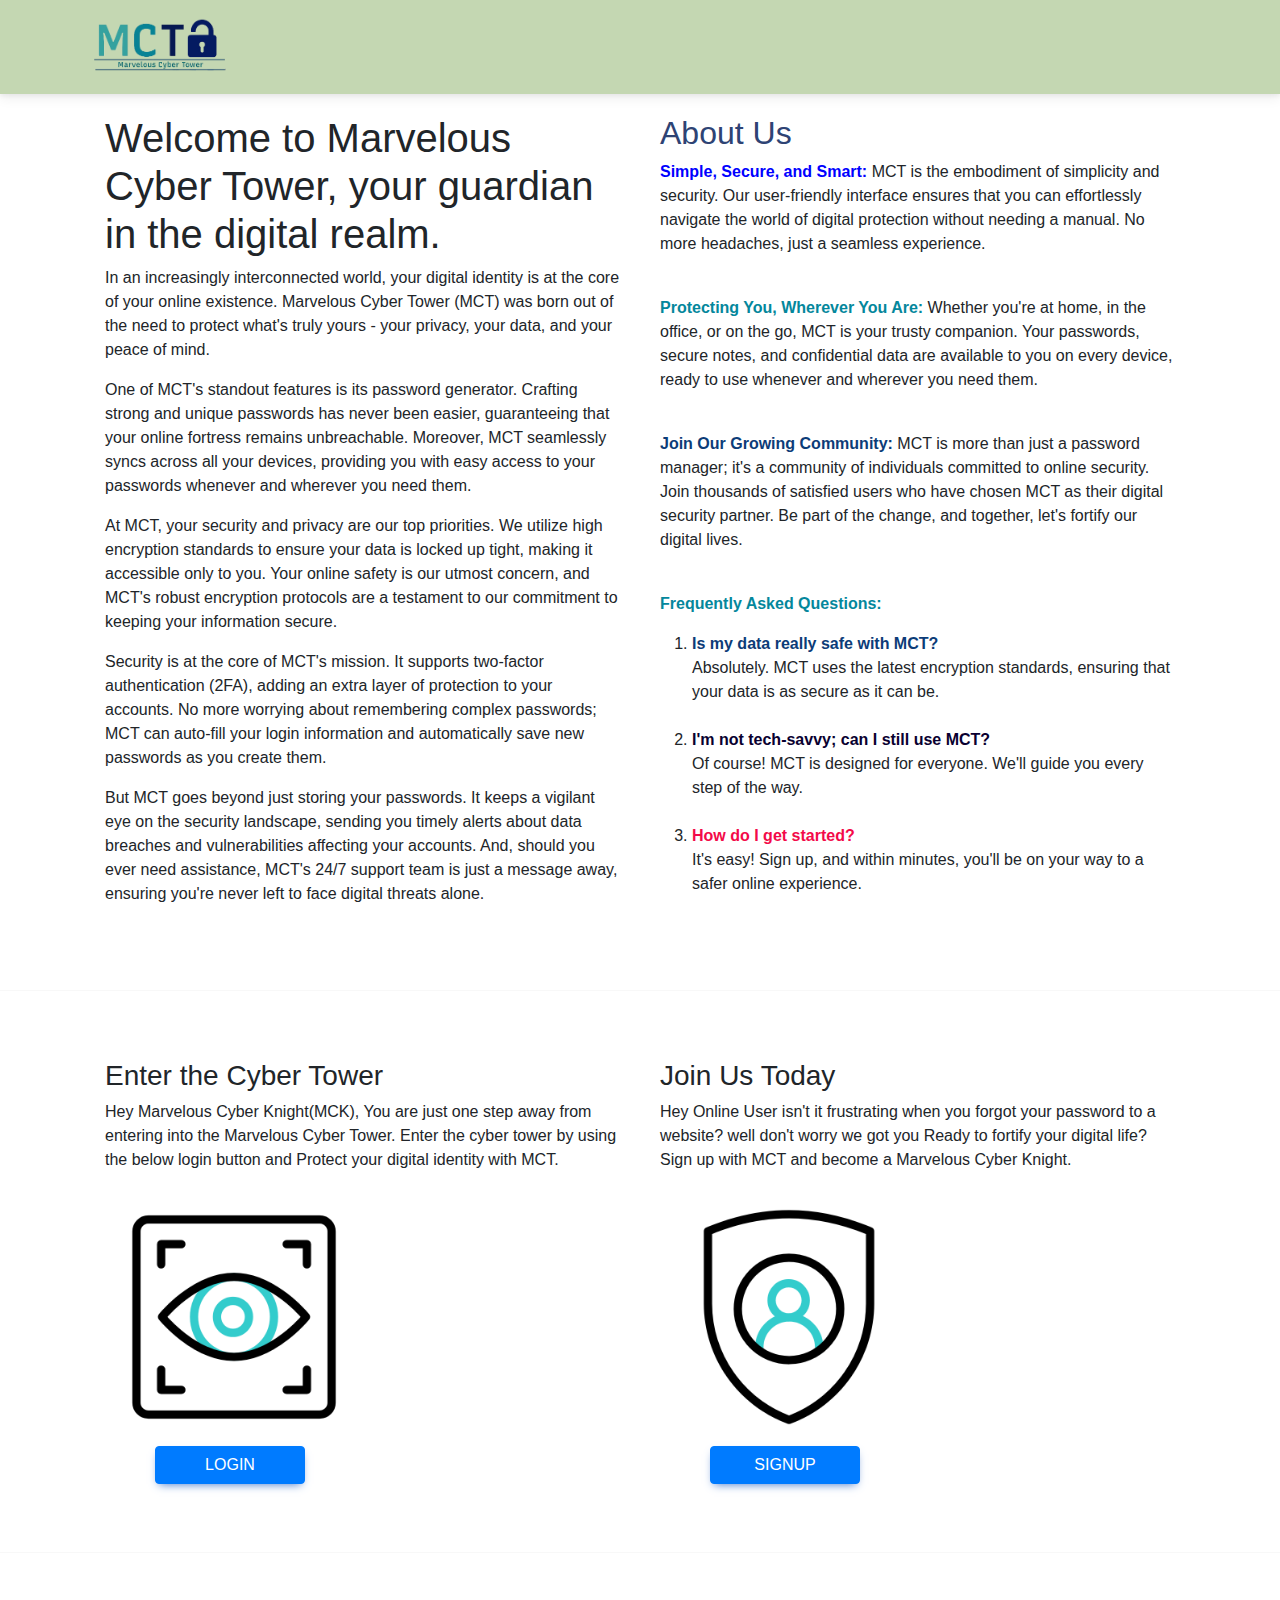
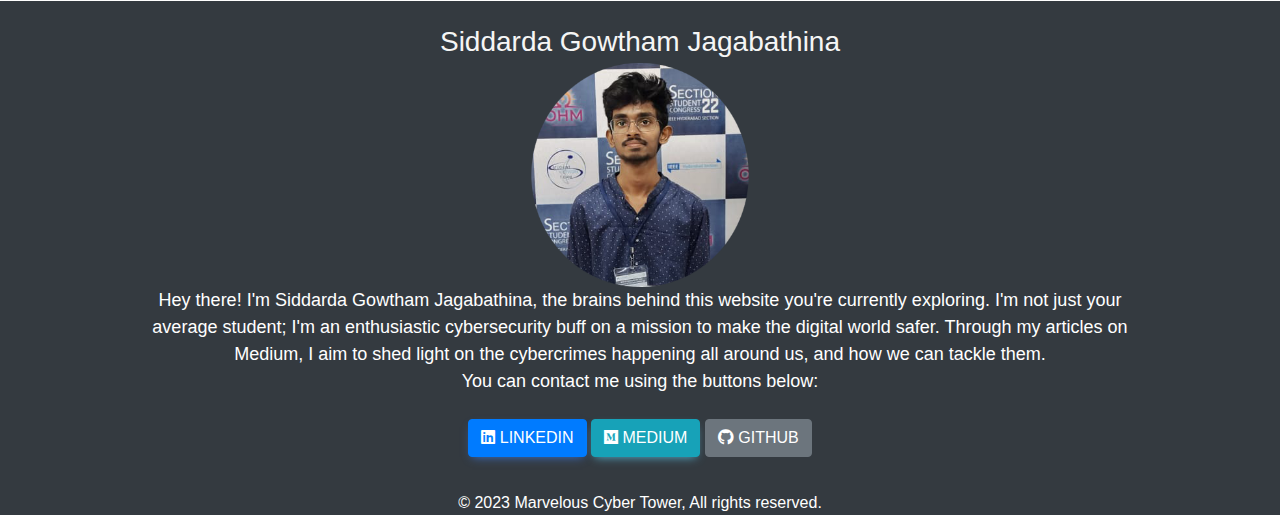
<file: index.html>
<!DOCTYPE html>
<html lang="en">
<head>
    <meta charset="UTF-8">
    <meta name="viewport" content="width=device-width, initial-scale=1.0">
    <link rel="stylesheet" href="/Css/home.css">
    <link rel="stylesheet" href="/Css/mdb.min.css">
    <link rel="stylesheet" href="https://cdnjs.cloudflare.com/ajax/libs/font-awesome/5.15.3/css/all.min.css">
    <link rel="stylesheet" href="https://maxcdn.bootstrapcdn.com/bootstrap/4.5.2/css/bootstrap.min.css">
    <link rel="icon" type="image/png" href="/Images/finallogo.png">
    <title>Marvelous Cyber Tower (MCT)</title>
</head>
<body>
    <header>
        <nav class="navbar navbar-light" style="background-color: #C4D7B2;">
            <div class="container">
                <a class="navbar-brand" href="#">
                    <img src="/Images/finallogo.png" alt="MCT Logo" class="img-fluid" style="width: 150px;">
                </a>
            </div>
        </nav>
    </header>
    <div class="container">
        <section class="left-section">
            <div>
                <h1>Welcome to Marvelous Cyber Tower, your guardian in the digital realm.</h1>
                <p>In an increasingly interconnected world, your digital identity is at the core of your online existence. Marvelous Cyber Tower (MCT) was born out of the need to protect what's truly yours - your privacy, your data, and your peace of mind.</p>
                <p>One of MCT's standout features is its password generator. Crafting strong and unique passwords has never been easier, guaranteeing that your online fortress remains unbreachable. Moreover, MCT seamlessly syncs across all your devices, providing you with easy access to your passwords whenever and wherever you need them.</p>
                <p>At MCT, your security and privacy are our top priorities. We utilize high encryption standards to ensure your data is locked up tight, making it accessible only to you. Your online safety is our utmost concern, and MCT's robust encryption protocols are a testament to our commitment to keeping your information secure.</p>
                <p>Security is at the core of MCT's mission. It supports two-factor authentication (2FA), adding an extra layer of protection to your accounts. No more worrying about remembering complex passwords; MCT can auto-fill your login information and automatically save new passwords as you create them.</p>
                <p>But MCT goes beyond just storing your passwords. It keeps a vigilant eye on the security landscape, sending you timely alerts about data breaches and vulnerabilities affecting your accounts. And, should you ever need assistance, MCT's 24/7 support team is just a message away, ensuring you're never left to face digital threats alone.</p>
            </div>
        </section>
        <section class="right-section">
            <h2 style="color: #2E4374">About Us</h2>
            <p><b style="color: blue">Simple, Secure, and Smart:</b> MCT is the embodiment of simplicity and security. Our user-friendly interface ensures that you can effortlessly navigate the world of digital protection without needing a manual. No more headaches, just a seamless experience.</p>
            <br>
          <p><b style="color: #04879C;">Protecting You, Wherever You Are:</b> Whether you're at home, in the office, or on the go, MCT is your trusty companion. Your passwords, secure notes, and confidential data are available to you on every device, ready to use whenever and wherever you need them.</p>
          <br>
          <p><b style="color: #0C3C78;">Join Our Growing Community:</b> MCT is more than just a password manager; it's a community of individuals committed to online security. Join thousands of satisfied users who have chosen MCT as their digital security partner. Be part of the change, and together, let's fortify our digital lives.</p>
          <br>
          <p><b style="color: #04879C;">Frequently Asked Questions:</b><ol >
            <li><b style="color: #0C3C78;">Is my data really safe with MCT?</b>
                <br> Absolutely. MCT uses the latest encryption standards, ensuring that your data is as secure as it can be.</li>
                <br>
                <li><b style="color: #090030;"> I'm not tech-savvy; can I still use MCT?</b>
                      <br>Of course! MCT is designed for everyone. We'll guide you every step of the way.</li>
                <br>
                <li><b style="color: #F30A49;">How do I get started?</b>
                <br>It's easy! Sign up, and within minutes, you'll be on your way to a safer online experience.</li>
                </ol></p>
        </section>
            <!-- Add similar Bootstrap classes to the rest of your content -->
        </section>
    </div>
    <hr class="mt-5">
    <div class="container mt-5">
        <section class="left-section">
            <h3>Enter the Cyber Tower</h3>
            <p>Hey Marvelous Cyber Knight(MCK), You are just one step away from entering into the Marvelous Cyber Tower. Enter the cyber tower by using the below login button and Protect your digital identity with MCT.</p>
            <img src="/Images/scanning.gif" alt="Scanning GIF" class="img-fluid" style="width: 50%;">
            <br>
            <a class="btn btn-primary" href="/login.html" style="width: 150px; position: relative;left: 50px;">Login</a>
        </section>
        <hr>
        <section class="right-section">
            <h3>Join Us Today</h3>
            <p>Hey Online User isn't it frustrating when you forgot your password to a website? well don't worry we got you Ready to fortify your digital life? Sign up with MCT and become a Marvelous Cyber Knight.</p>
            <img src="/Images/account.gif" alt="Account GIF" class="img-fluid" style="width: 50%;">
            <br>
            <a class="btn btn-primary" href="/signup.html" style="width: 150px; position: relative;left: 50px;">Signup</a>
        </section>
    </div>
    <hr class="mt-5">
    <footer class="bg-dark text-white mt-5">
        <br>
        <h3 style="color: whitesmoke; text-align: center;">Siddarda Gowtham Jagabathina</h3>
        <img src="/Images/sidhartha copy.png" alt="Siddarda Jagabathina" width="25%" style="display: block; margin: -50px auto;">
        <br>
        <p style="max-width: 1000px; margin: 0 auto; word-wrap: break-word; font-size: large; text-align: center;">
            Hey there! I'm Siddarda Gowtham Jagabathina, the brains behind this website you're currently exploring. I'm not just your average student; I'm an enthusiastic cybersecurity buff on a mission to make the digital world safer. Through my articles on Medium, I aim to shed light on the cybercrimes happening all around us, and how we can tackle them.
        </p>
        <p style="max-width: 1000px; margin: 0 auto; word-wrap: break-word; font-size: large; text-align: center;">
            You can contact me using the buttons below:
        </p>
        <br>
        <div style="text-align: center;">
            <a href="https://www.linkedin.com/in/siddarda-gowtham-92aa86215/" class="btn btn-primary">
                <i class="fab fa-linkedin"></i> LinkedIn
            </a>
            <a href="https://medium.com/@siddardajagabathina" class="btn btn-info">
                <i class="fab fa-medium"></i> Medium
            </a>
            <a href="https://github.com/SIDDARADA" class="btn btn-secondary">
                <i class="fab fa-github"></i> GitHub
            </a>
        </div>
        <br>
        <p class="text-center" style="margin-top: 10px;">&copy; 2023 Marvelous Cyber Tower, All rights reserved.</p>
    </footer>
  

</body>
</html>
</file>
<file: Css/home.css>
/* Reset some default styles */
body, html {
    margin: 0;
    padding: 0;
}

/* Style the container */
.container {
    display: flex; /* Use flexbox to create a two-column layout */
}

/* Style the left section */
.left-section {
    flex: 1; /* Allow the left section to grow and fill available space */
    padding: 20px;
}

/* Style the right section */
.right-section {
    flex: 1; /* Allow the right section to grow and fill available space */
    padding: 20px;
}
</file>
